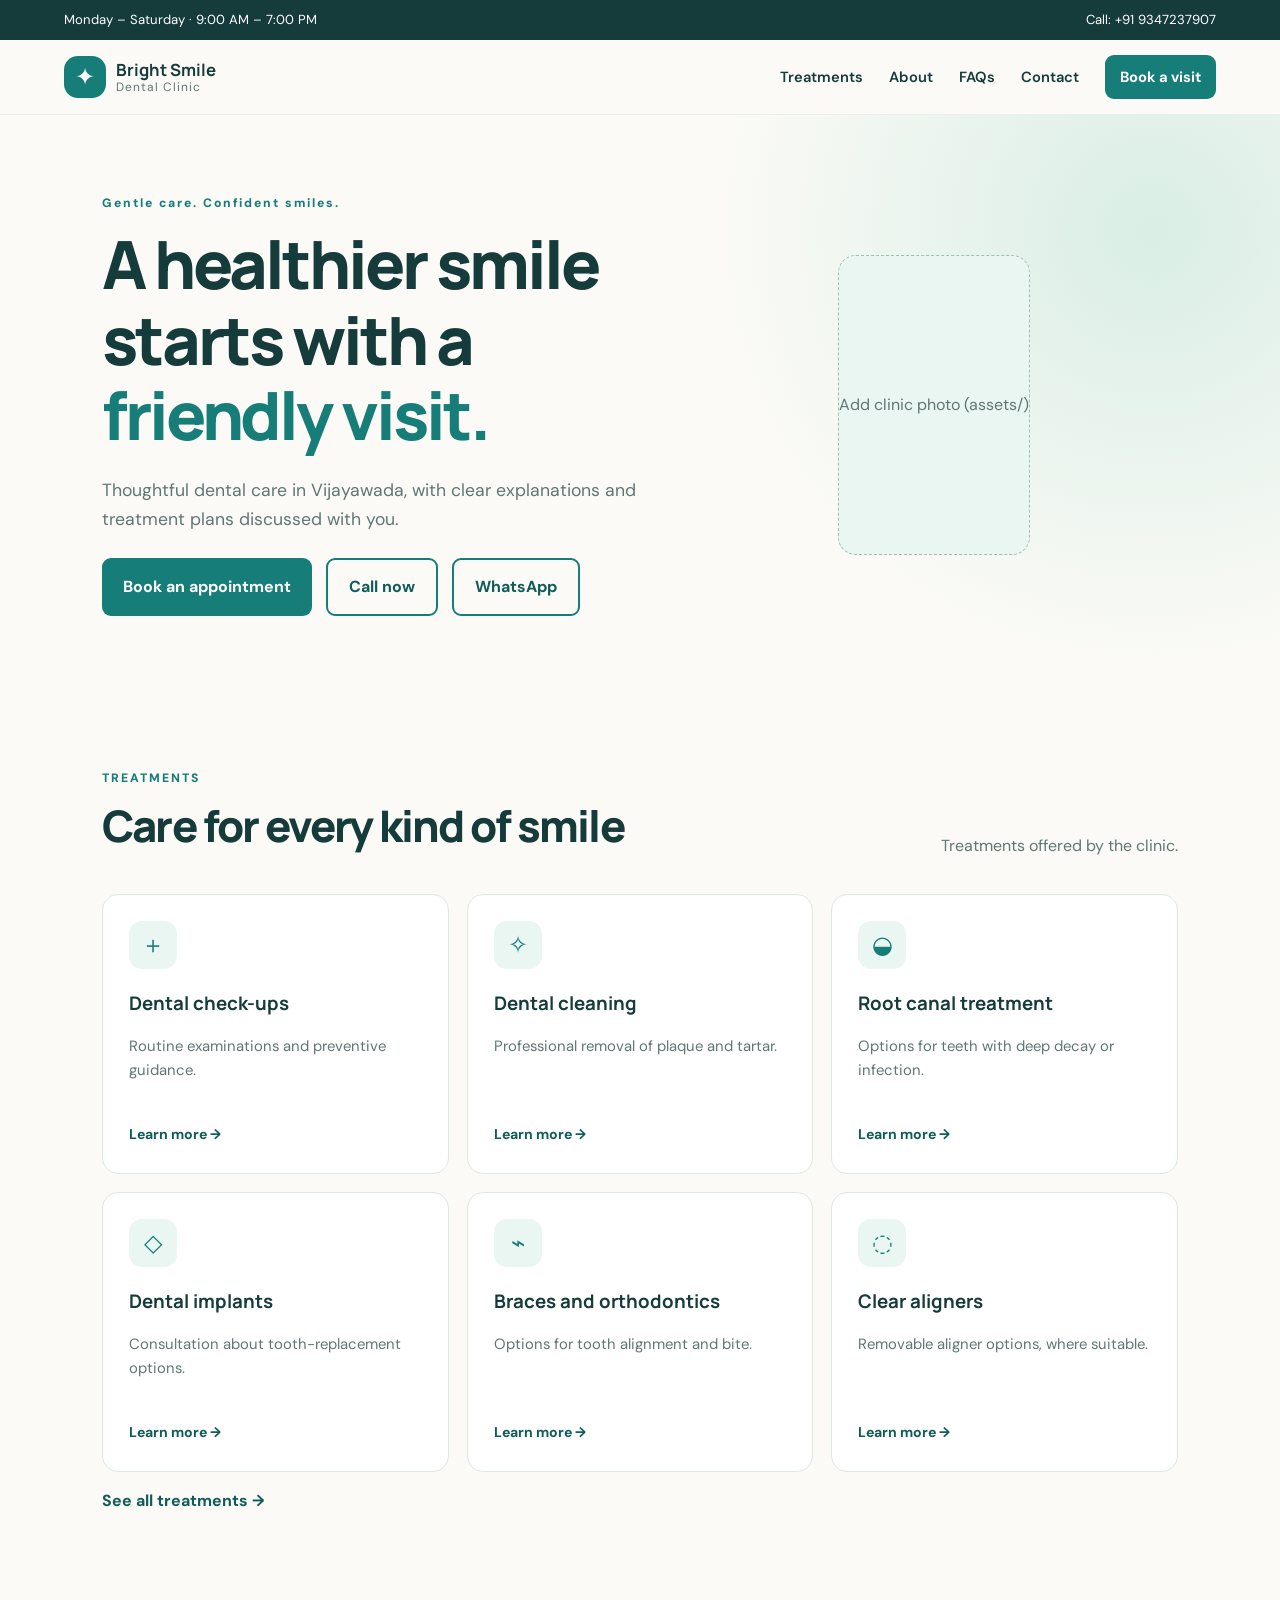
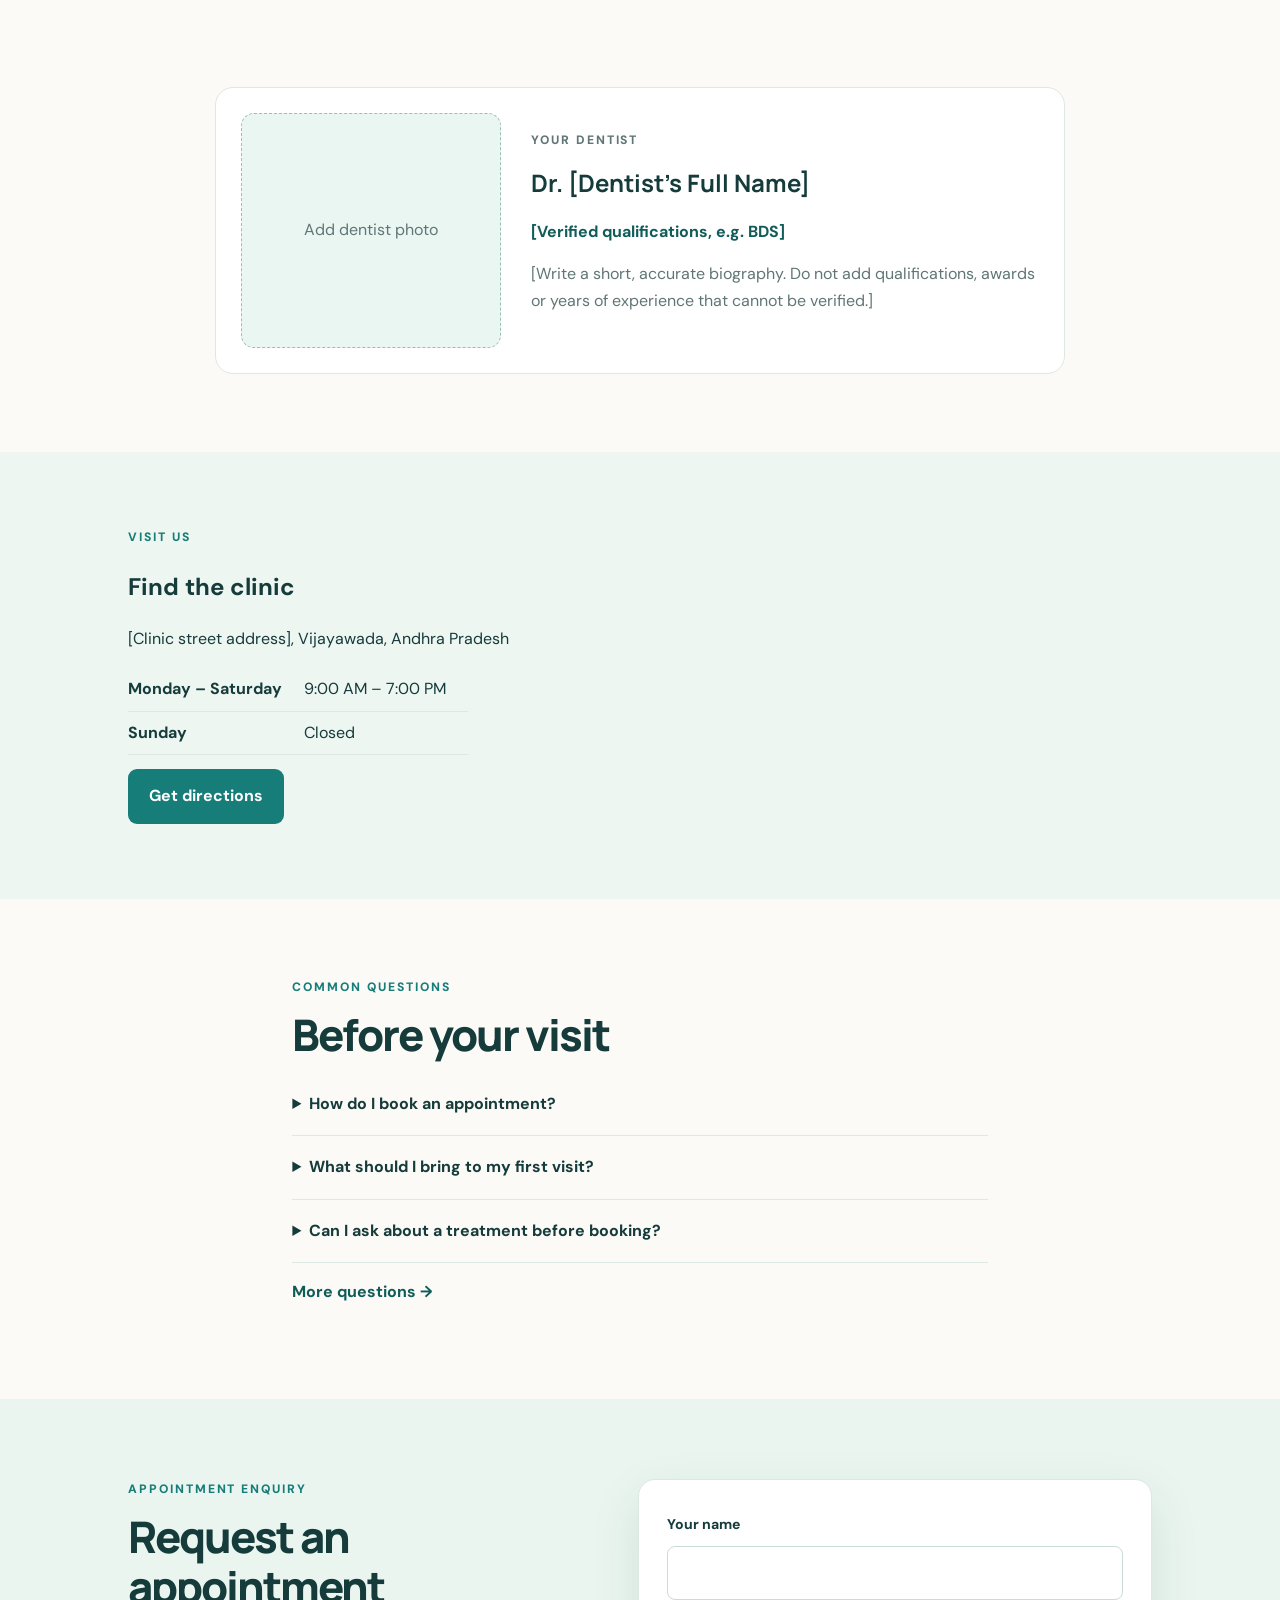
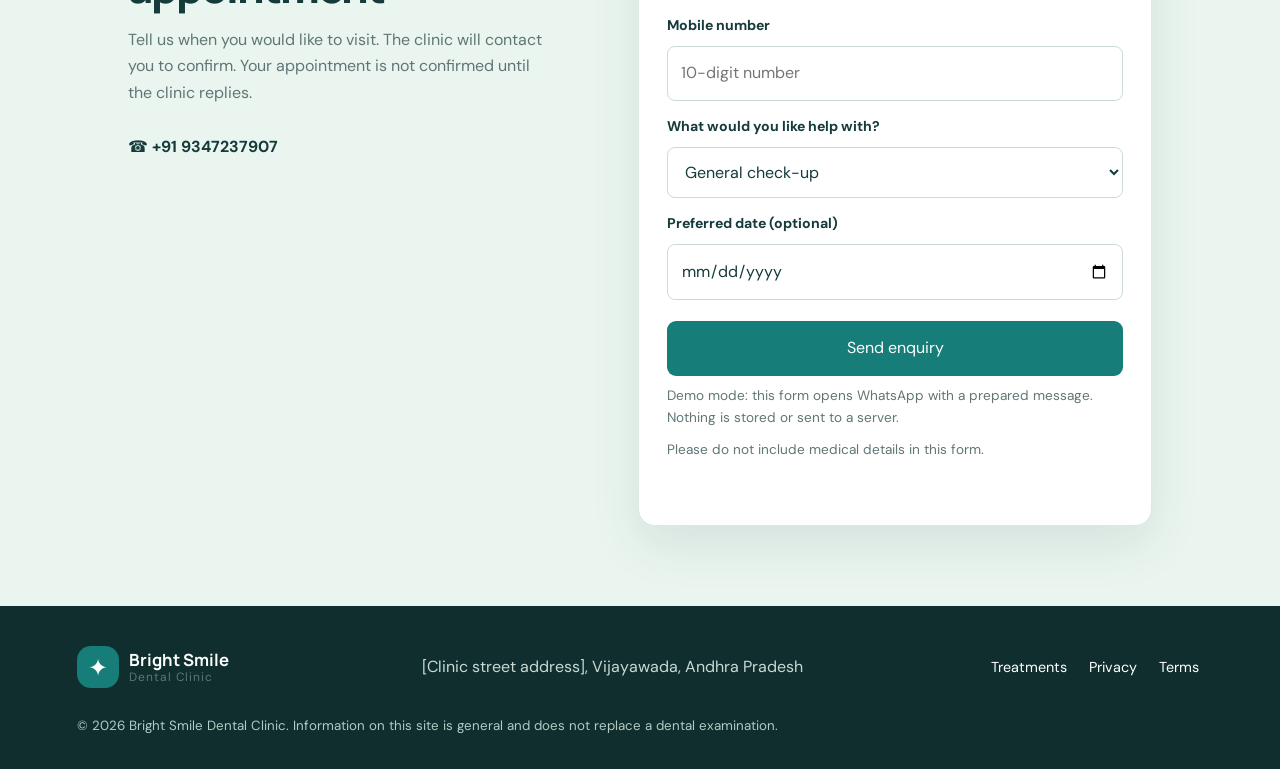
<file: index.html>
<!DOCTYPE html>
<html lang="en">
<head>
<meta charset="UTF-8">
<meta name="viewport" content="width=device-width, initial-scale=1">
<title>Bright Smile Dental Clinic | Bright Smile Dental Clinic</title>
<meta name="description" content="Patient-focused dental care in Vijayawada. Request an appointment by phone, WhatsApp or online enquiry.">
<link rel="stylesheet" href="style.css">
</head>
<body data-page="index.html" data-base="">
<div id="site-header"></div>
<main id="main">
<section class="hero"><div class="hero-copy"><p class="eyebrow" data-c="tagline"></p><h1>A healthier smile starts with a <span>friendly visit.</span></h1><p class="lead">Thoughtful dental care in <span data-c="city"></span>, with clear explanations and treatment plans discussed with you.</p><div class="btn-row"><a class="button" href="contact.html#appointment">Book an appointment</a><a class="button button-outline" data-link="tel" href="#">Call now</a><a class="button button-outline" data-link="wa" href="#">WhatsApp</a></div></div><div class="hero-art"><div class="photo-box" data-photo="hero" data-alt="Inside the clinic" data-eager="1"><span>Add clinic photo (assets/)</span></div></div></section>
<section class="section services"><div class="section-heading"><div><p class="eyebrow">TREATMENTS</p><h2>Care for every kind of smile</h2></div><p>Treatments offered by the clinic.</p></div><div class="service-grid" data-render="treatments" data-limit="6"></div><p><a class="text-link" href="services.html">See all treatments →</a></p></section>
<section class="section team" id="team"><div class="doctor-card" data-render="dentist"></div></section>
<section class="about-section"><div><p class="eyebrow">VISIT US</p><h2>Find the clinic</h2><p><span data-c="address"></span>, <span data-c="city"></span>, <span data-c="state"></span></p><table class="hours"><tbody data-render="hours"></tbody></table><a class="button" data-link="map" href="#">Get directions</a></div><div class="map-wrap" data-render="map"></div></section>
<section class="section faq"><p class="eyebrow">COMMON QUESTIONS</p><h2>Before your visit</h2><div data-render="faq" data-limit="3"></div><p><a class="text-link" href="faq.html">More questions →</a></p></section>
<section class="appointment-section" id="appointment"><div class="appointment-copy"><p class="eyebrow">APPOINTMENT ENQUIRY</p><h2>Request an appointment</h2><p>Tell us when you would like to visit. The clinic will contact you to confirm. Your appointment is not confirmed until the clinic replies.</p><div class="contact-lines"><p>☎ <a data-link="tel" href="#" data-c="phoneDisplay"></a></p><p><a data-link="mail" href="#">Email the clinic</a></p></div></div>
<form class="appointment-form" id="appointmentForm" novalidate><label for="name">Your name</label><input id="name" name="name" autocomplete="name" required><label for="phone">Mobile number</label><input id="phone" name="phone" type="tel" inputmode="tel" autocomplete="tel" required placeholder="10-digit number"><label for="treatment">What would you like help with?</label><select id="treatment" name="treatment"></select><label for="date">Preferred date (optional)</label><input id="date" name="date" type="date">
<button class="button form-button" type="submit">Send enquiry</button><small class="form-note" id="formMode"></small><small class="form-note">Please do not include medical details in this form.</small><p id="formMessage" class="form-message" role="status" aria-live="polite"></p></form></section>
</main>
<div id="site-footer"></div>
<script src="clinic-config.js"></script>
<script src="script.js"></script>
</body>
</html>
</file>
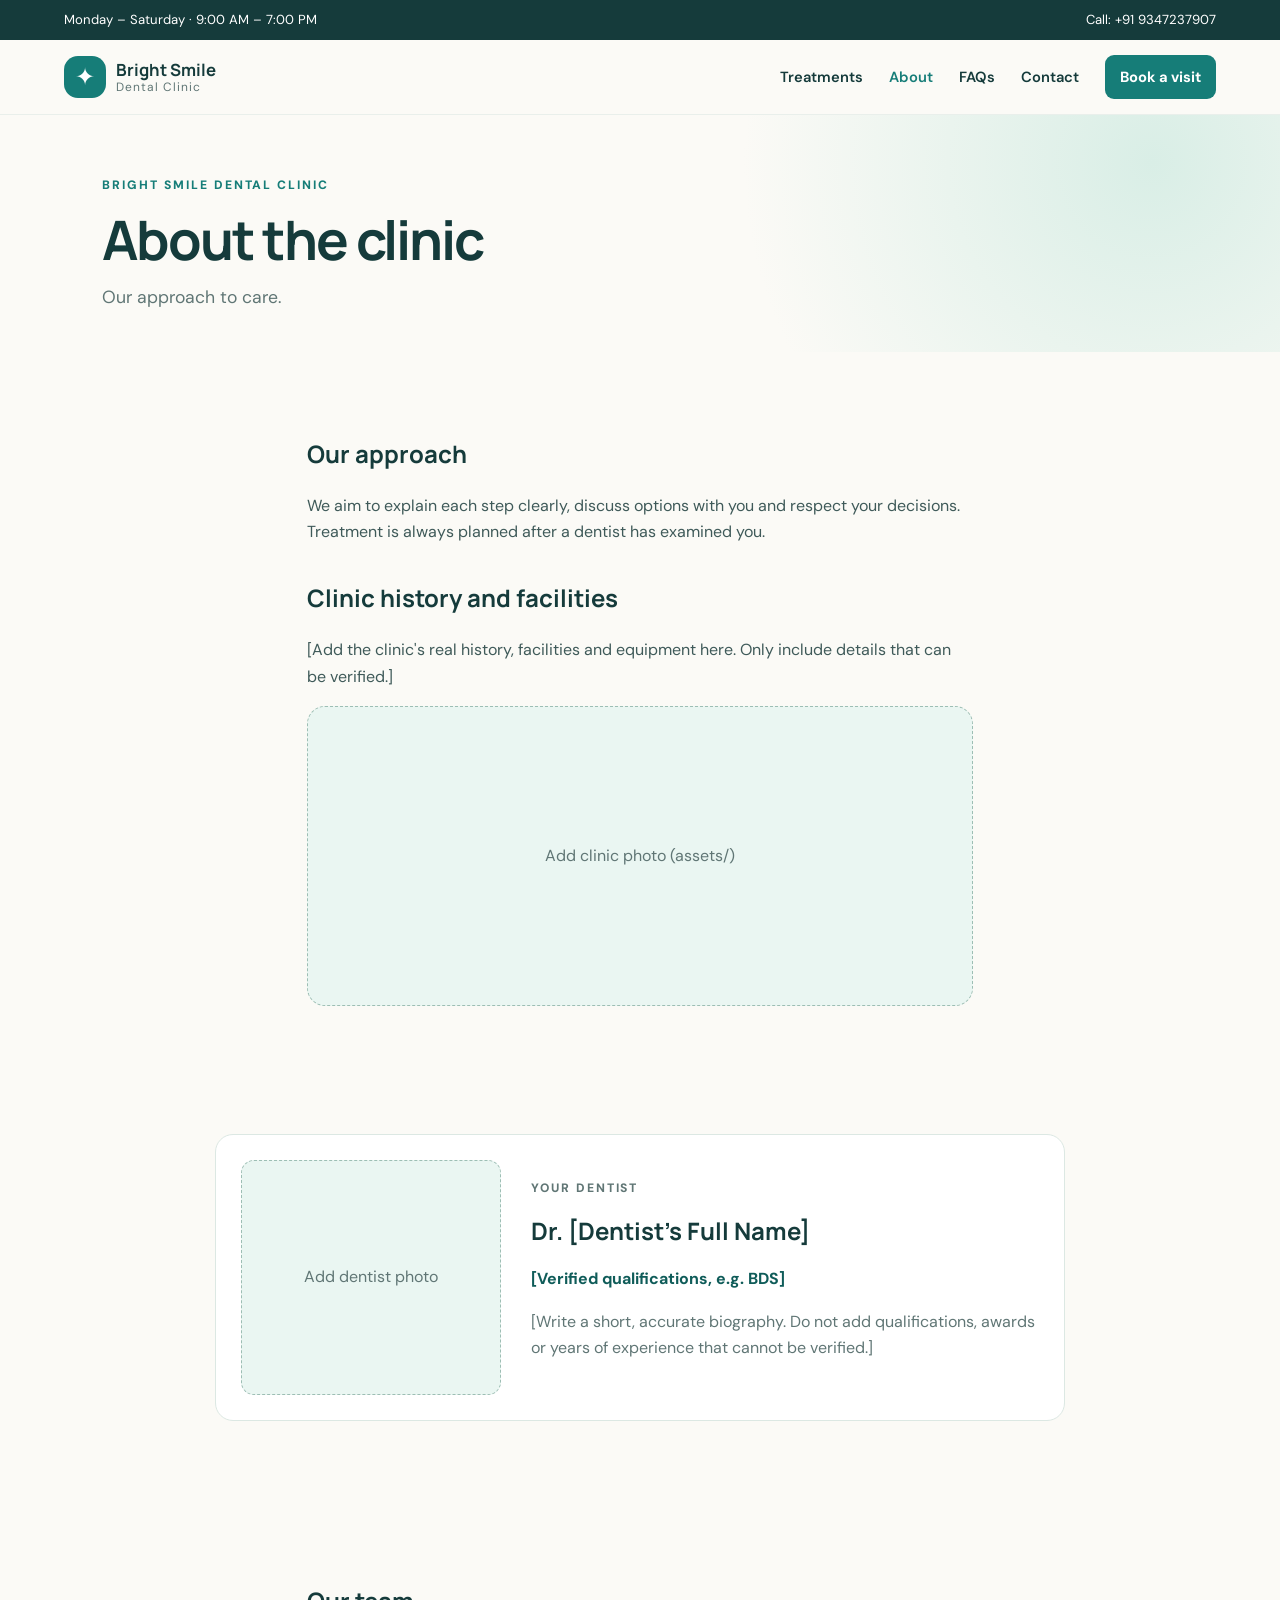
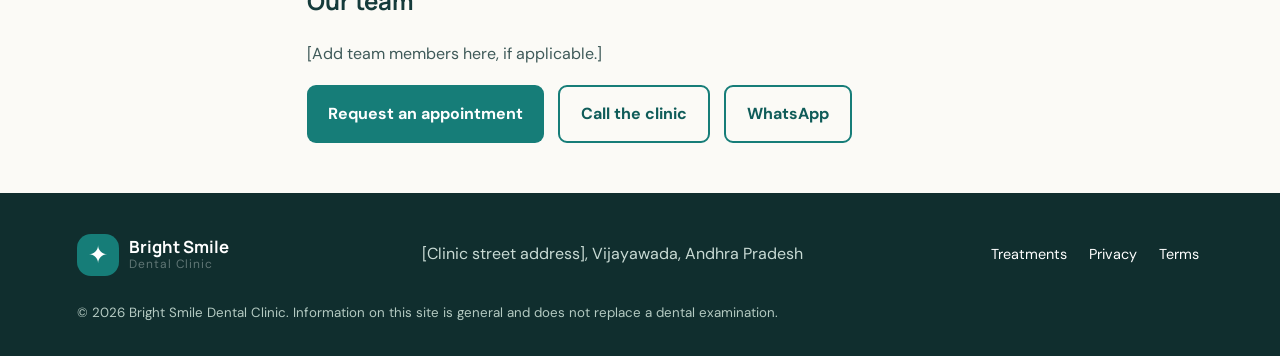
<file: about.html>
<!DOCTYPE html>
<html lang="en">
<head>
<meta charset="UTF-8">
<meta name="viewport" content="width=device-width, initial-scale=1">
<title>About | Bright Smile Dental Clinic</title>
<meta name="description" content="About the clinic, our approach to patient care and our dentist.">
<link rel="stylesheet" href="style.css">
</head>
<body data-page="about.html" data-base="">
<div id="site-header"></div>
<main id="main">
<section class="page-hero"><p class="eyebrow">BRIGHT SMILE DENTAL CLINIC</p><h1>About the clinic</h1><p class="lead">Our approach to care.</p></section><section class="prose"><h2>Our approach</h2><p>We aim to explain each step clearly, discuss options with you and respect your decisions. Treatment is always planned after a dentist has examined you.</p><h2>Clinic history and facilities</h2><p>[Add the clinic's real history, facilities and equipment here. Only include details that can be verified.]</p><div class="photo-box" data-photo="clinic" data-alt="Treatment room at the clinic"><span>Add clinic photo (assets/)</span></div></section><section class="section team"><div class="doctor-card" data-render="dentist"></div></section><section class="prose"><h2>Our team</h2><p>[Add team members here, if applicable.]</p><div class="btn-row"><a class="button" href="contact.html#appointment">Request an appointment</a><a class="button button-outline" data-link="tel" href="#">Call the clinic</a><a class="button button-outline" data-link="wa" href="#">WhatsApp</a></div></section>
</main>
<div id="site-footer"></div>
<script src="clinic-config.js"></script>
<script src="script.js"></script>
</body>
</html>
</file>
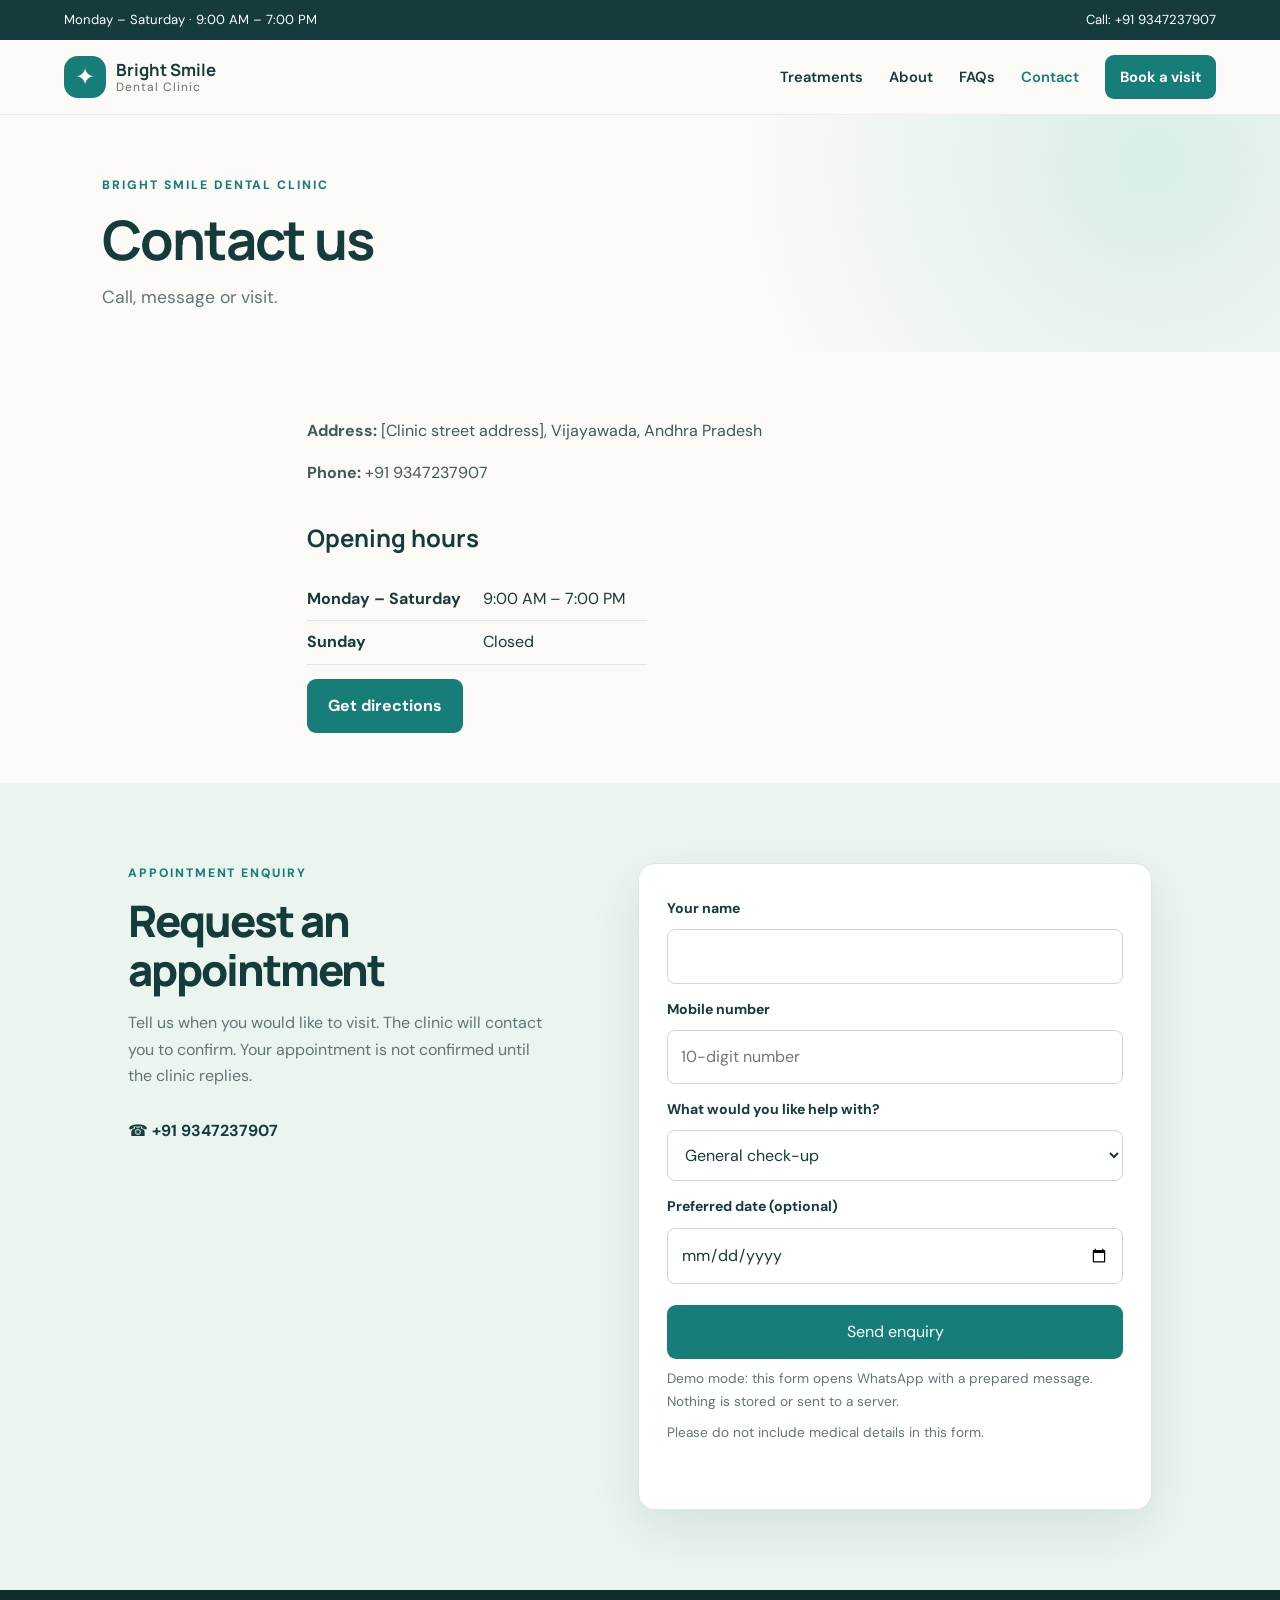
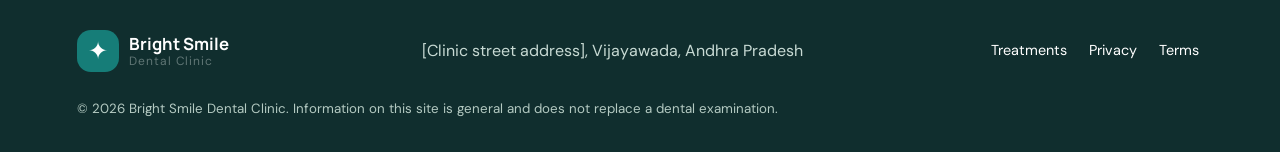
<file: contact.html>
<!DOCTYPE html>
<html lang="en">
<head>
<meta charset="UTF-8">
<meta name="viewport" content="width=device-width, initial-scale=1">
<title>Contact | Bright Smile Dental Clinic</title>
<meta name="description" content="Address, phone, WhatsApp, opening hours and appointment enquiry for Bright Smile Dental Clinic.">
<link rel="stylesheet" href="style.css">
</head>
<body data-page="contact.html" data-base="">
<div id="site-header"></div>
<main id="main">
<section class="page-hero"><p class="eyebrow">BRIGHT SMILE DENTAL CLINIC</p><h1>Contact us</h1><p class="lead">Call, message or visit.</p></section><section class="prose"><p><strong>Address:</strong> <span data-c="address"></span>, <span data-c="city"></span>, <span data-c="state"></span></p><p><strong>Phone:</strong> <a data-link="tel" href="#" data-c="phoneDisplay"></a></p><p><a data-link="mail" href="#">Email us</a></p><h2>Opening hours</h2><table class="hours"><tbody data-render="hours"></tbody></table><a class="button" data-link="map" href="#">Get directions</a><div class="map-wrap" data-render="map"></div></section><section class="appointment-section" id="appointment"><div class="appointment-copy"><p class="eyebrow">APPOINTMENT ENQUIRY</p><h2>Request an appointment</h2><p>Tell us when you would like to visit. The clinic will contact you to confirm. Your appointment is not confirmed until the clinic replies.</p><div class="contact-lines"><p>☎ <a data-link="tel" href="#" data-c="phoneDisplay"></a></p><p><a data-link="mail" href="#">Email the clinic</a></p></div></div>
<form class="appointment-form" id="appointmentForm" novalidate><label for="name">Your name</label><input id="name" name="name" autocomplete="name" required><label for="phone">Mobile number</label><input id="phone" name="phone" type="tel" inputmode="tel" autocomplete="tel" required placeholder="10-digit number"><label for="treatment">What would you like help with?</label><select id="treatment" name="treatment"></select><label for="date">Preferred date (optional)</label><input id="date" name="date" type="date">
<button class="button form-button" type="submit">Send enquiry</button><small class="form-note" id="formMode"></small><small class="form-note">Please do not include medical details in this form.</small><p id="formMessage" class="form-message" role="status" aria-live="polite"></p></form></section>
</main>
<div id="site-footer"></div>
<script src="clinic-config.js"></script>
<script src="script.js"></script>
</body>
</html>
</file>
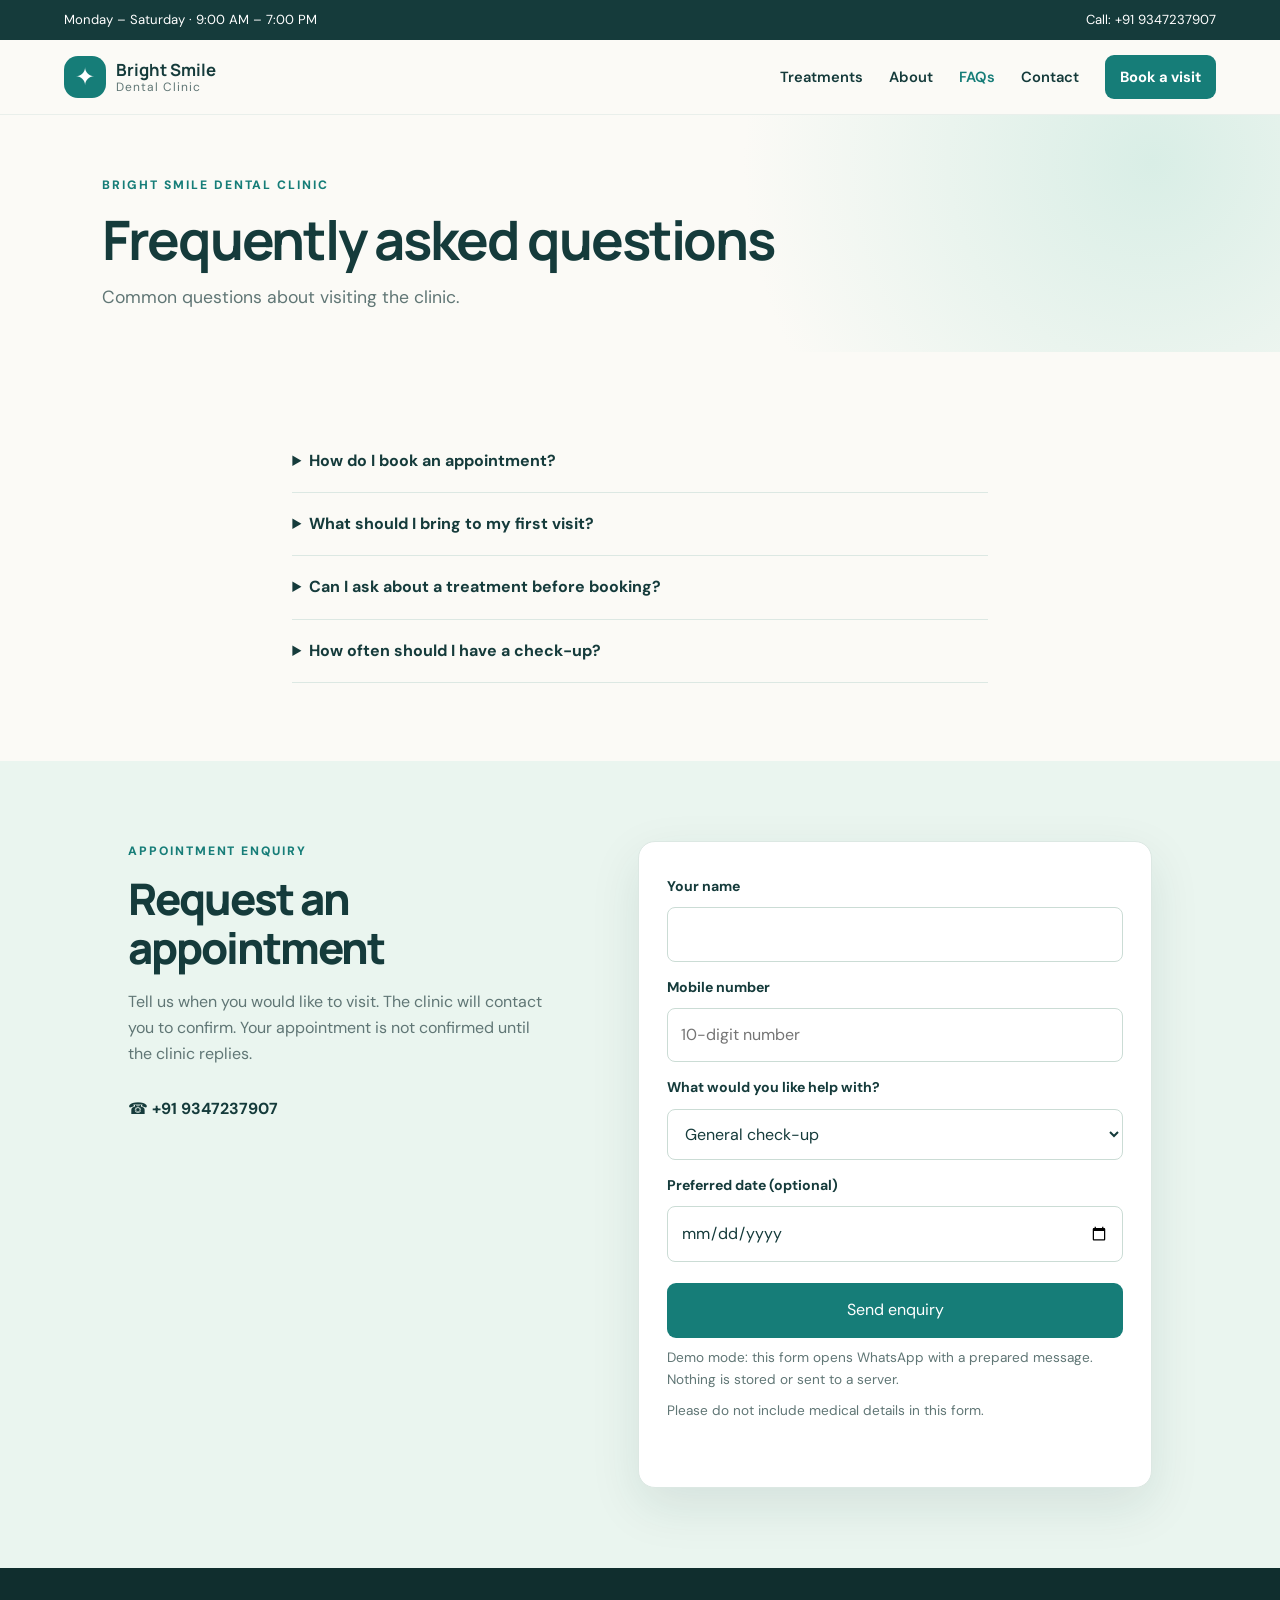
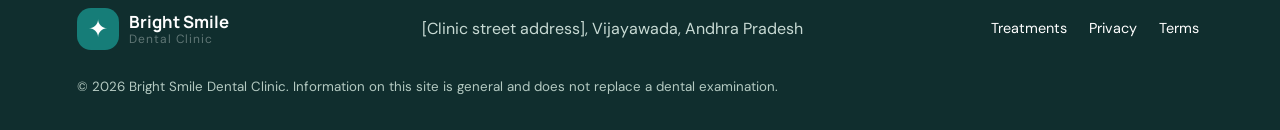
<file: faq.html>
<!DOCTYPE html>
<html lang="en">
<head>
<meta charset="UTF-8">
<meta name="viewport" content="width=device-width, initial-scale=1">
<title>Frequently asked questions | Bright Smile Dental Clinic</title>
<meta name="description" content="Answers about booking, first visits and dental care.">
<link rel="stylesheet" href="style.css">
</head>
<body data-page="faq.html" data-base="">
<div id="site-header"></div>
<main id="main">
<section class="page-hero"><p class="eyebrow">BRIGHT SMILE DENTAL CLINIC</p><h1>Frequently asked questions</h1><p class="lead">Common questions about visiting the clinic.</p></section><section class="section faq"><div data-render="faq"></div></section><section class="appointment-section" id="appointment"><div class="appointment-copy"><p class="eyebrow">APPOINTMENT ENQUIRY</p><h2>Request an appointment</h2><p>Tell us when you would like to visit. The clinic will contact you to confirm. Your appointment is not confirmed until the clinic replies.</p><div class="contact-lines"><p>☎ <a data-link="tel" href="#" data-c="phoneDisplay"></a></p><p><a data-link="mail" href="#">Email the clinic</a></p></div></div>
<form class="appointment-form" id="appointmentForm" novalidate><label for="name">Your name</label><input id="name" name="name" autocomplete="name" required><label for="phone">Mobile number</label><input id="phone" name="phone" type="tel" inputmode="tel" autocomplete="tel" required placeholder="10-digit number"><label for="treatment">What would you like help with?</label><select id="treatment" name="treatment"></select><label for="date">Preferred date (optional)</label><input id="date" name="date" type="date">
<button class="button form-button" type="submit">Send enquiry</button><small class="form-note" id="formMode"></small><small class="form-note">Please do not include medical details in this form.</small><p id="formMessage" class="form-message" role="status" aria-live="polite"></p></form></section>
</main>
<div id="site-footer"></div>
<script src="clinic-config.js"></script>
<script src="script.js"></script>
</body>
</html>
</file>
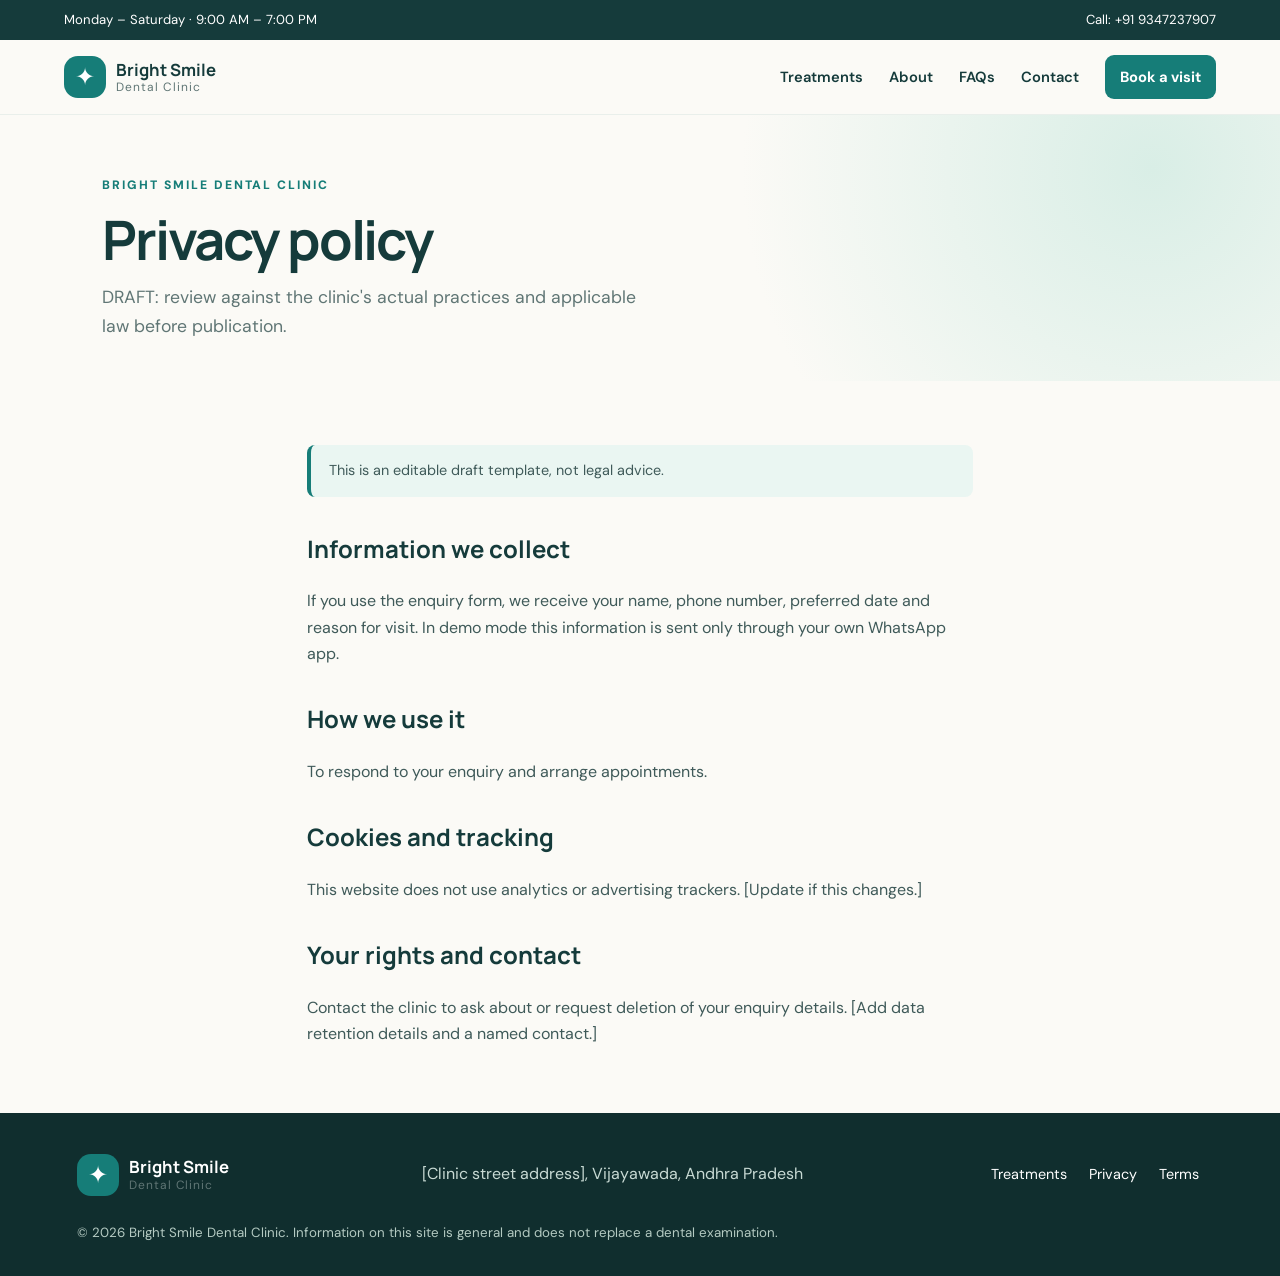
<file: privacy.html>
<!DOCTYPE html>
<html lang="en">
<head>
<meta charset="UTF-8">
<meta name="viewport" content="width=device-width, initial-scale=1">
<title>Privacy policy | Bright Smile Dental Clinic</title>
<meta name="description" content="Privacy policy draft.">
<link rel="stylesheet" href="style.css">
</head>
<body data-page="privacy.html" data-base="">
<div id="site-header"></div>
<main id="main">
<section class="page-hero"><p class="eyebrow">BRIGHT SMILE DENTAL CLINIC</p><h1>Privacy policy</h1><p class="lead">DRAFT: review against the clinic's actual practices and applicable law before publication.</p></section><section class="prose"><p class="note">This is an editable draft template, not legal advice.</p><h2>Information we collect</h2><p>If you use the enquiry form, we receive your name, phone number, preferred date and reason for visit. In demo mode this information is sent only through your own WhatsApp app.</p><h2>How we use it</h2><p>To respond to your enquiry and arrange appointments.</p><h2>Cookies and tracking</h2><p>This website does not use analytics or advertising trackers. [Update if this changes.]</p><h2>Your rights and contact</h2><p>Contact the clinic to ask about or request deletion of your enquiry details. [Add data retention details and a named contact.]</p></section>
</main>
<div id="site-footer"></div>
<script src="clinic-config.js"></script>
<script src="script.js"></script>
</body>
</html>
</file>
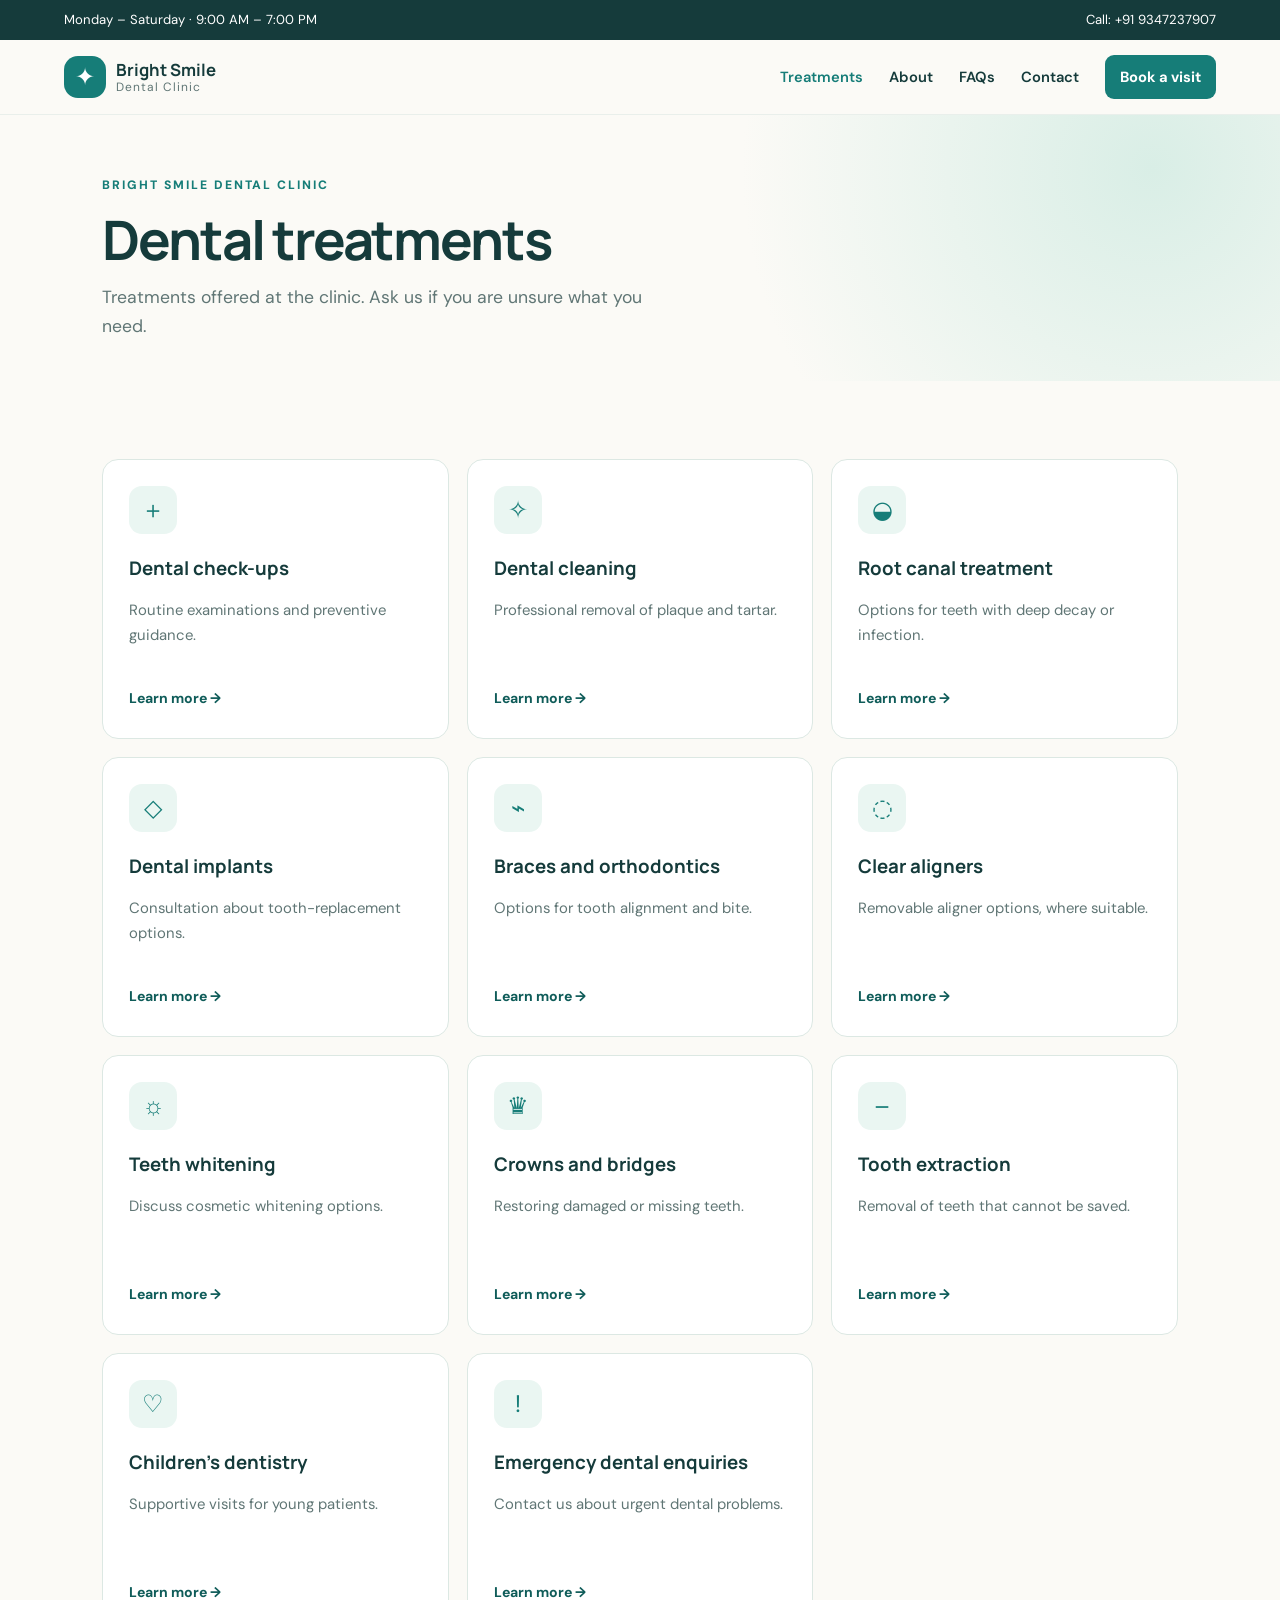
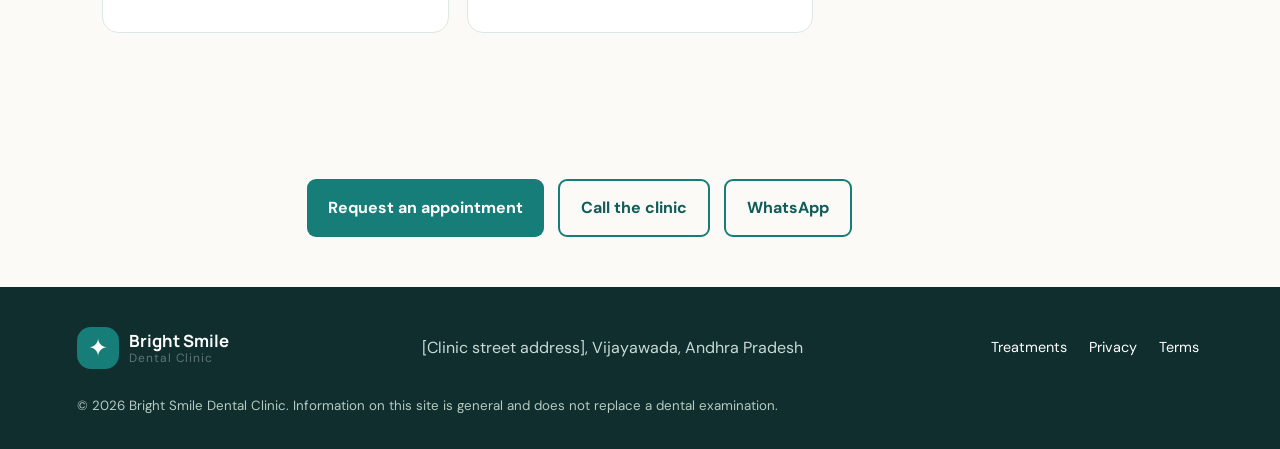
<file: services.html>
<!DOCTYPE html>
<html lang="en">
<head>
<meta charset="UTF-8">
<meta name="viewport" content="width=device-width, initial-scale=1">
<title>Dental treatments | Bright Smile Dental Clinic</title>
<meta name="description" content="Dental treatments offered at Bright Smile Dental Clinic in Vijayawada.">
<link rel="stylesheet" href="style.css">
</head>
<body data-page="services.html" data-base="">
<div id="site-header"></div>
<main id="main">
<section class="page-hero"><p class="eyebrow">BRIGHT SMILE DENTAL CLINIC</p><h1>Dental treatments</h1><p class="lead">Treatments offered at the clinic. Ask us if you are unsure what you need.</p></section><section class="section services"><div class="service-grid" data-render="treatments"></div></section><section class="prose"><div class="btn-row"><a class="button" href="contact.html#appointment">Request an appointment</a><a class="button button-outline" data-link="tel" href="#">Call the clinic</a><a class="button button-outline" data-link="wa" href="#">WhatsApp</a></div></section>
</main>
<div id="site-footer"></div>
<script src="clinic-config.js"></script>
<script src="script.js"></script>
</body>
</html>
</file>
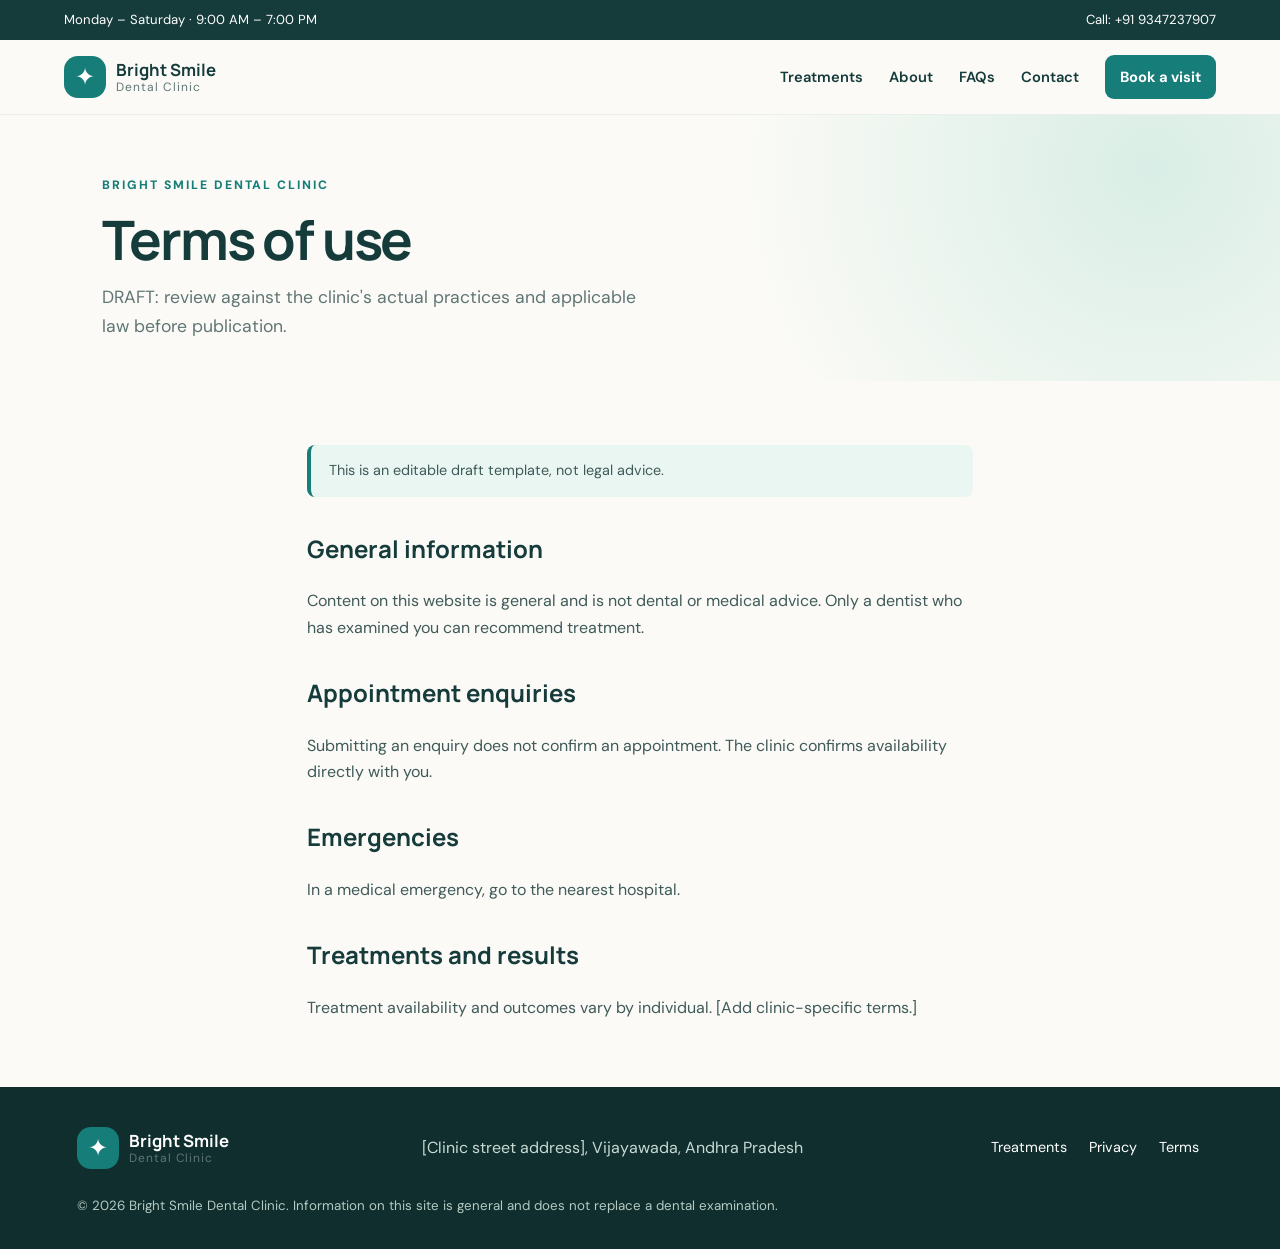
<file: terms.html>
<!DOCTYPE html>
<html lang="en">
<head>
<meta charset="UTF-8">
<meta name="viewport" content="width=device-width, initial-scale=1">
<title>Terms of use | Bright Smile Dental Clinic</title>
<meta name="description" content="Website terms of use and appointment enquiry disclaimer draft.">
<link rel="stylesheet" href="style.css">
</head>
<body data-page="terms.html" data-base="">
<div id="site-header"></div>
<main id="main">
<section class="page-hero"><p class="eyebrow">BRIGHT SMILE DENTAL CLINIC</p><h1>Terms of use</h1><p class="lead">DRAFT: review against the clinic's actual practices and applicable law before publication.</p></section><section class="prose"><p class="note">This is an editable draft template, not legal advice.</p><h2>General information</h2><p>Content on this website is general and is not dental or medical advice. Only a dentist who has examined you can recommend treatment.</p><h2>Appointment enquiries</h2><p>Submitting an enquiry does not confirm an appointment. The clinic confirms availability directly with you.</p><h2>Emergencies</h2><p>In a medical emergency, go to the nearest hospital.</p><h2>Treatments and results</h2><p>Treatment availability and outcomes vary by individual. [Add clinic-specific terms.]</p></section>
</main>
<div id="site-footer"></div>
<script src="clinic-config.js"></script>
<script src="script.js"></script>
</body>
</html>
</file>
<file: style.css>
@import url('https://fonts.googleapis.com/css2?family=DM+Sans:wght@400;500;600;700&family=Manrope:wght@400;500;600;700;800&display=swap');
:root{--ink:#153b3b;--muted:#607675;--teal:#167d78;--teal-dark:#0f5c59;--mint:#eaf6f2;--cream:#fbfaf6;--line:#dce8e3;--white:#fff;--shadow:0 18px 50px rgba(21,59,59,.10)}
*{box-sizing:border-box}html{scroll-behavior:smooth;scroll-padding-top:88px}body{margin:0;color:var(--ink);background:var(--cream);font-family:'DM Sans',sans-serif;line-height:1.65}a{color:inherit;text-decoration:none}.topbar{display:flex;justify-content:space-between;gap:15px;padding:9px max(5vw,20px);background:var(--ink);color:white;font-size:.82rem}.site-header{position:sticky;top:0;z-index:10;display:flex;align-items:center;justify-content:space-between;padding:15px 5vw;background:rgba(251,250,246,.96);backdrop-filter:blur(12px);border-bottom:1px solid #e9efeb}.brand{display:flex;align-items:center;gap:10px}.brand-mark{display:grid;place-items:center;width:42px;height:42px;border-radius:14px;background:var(--teal);color:white;font-size:1.5rem}.brand strong,.brand small{display:block;line-height:1.2}.brand strong{font-family:Manrope,sans-serif;font-size:1.05rem}.brand small{color:var(--muted);font-size:.75rem;letter-spacing:.08em}.nav{display:flex;align-items:center;gap:26px;font-size:.92rem;font-weight:600}.nav>a:not(.button):hover,.text-link:hover{color:var(--teal)}.button{display:inline-flex;justify-content:center;align-items:center;gap:12px;padding:14px 21px;border:0;border-radius:9px;background:var(--teal);color:white;font-weight:700;cursor:pointer;transition:.2s}.button:hover{background:var(--teal-dark);transform:translateY(-1px)}.button-small{padding:10px 15px}.menu-toggle{display:none;border:0;background:transparent;color:var(--ink);font-size:1.6rem}.hero{display:grid;grid-template-columns:1.05fr .95fr;gap:4vw;align-items:center;padding:75px 8vw 70px;overflow:hidden;background:radial-gradient(circle at 90% 20%,#d9eee6 0,transparent 35%),var(--cream)}.eyebrow{margin:0 0 13px;color:var(--teal);font-size:.76rem;font-weight:800;letter-spacing:.16em}.hero h1,.section h2,.about-copy h2,.appointment-copy h2,.quote-section h2{font-family:Manrope,sans-serif;font-weight:800;letter-spacing:-.045em;line-height:1.13}.hero h1{max-width:670px;margin:0;font-size:clamp(2.6rem,5.2vw,4.7rem)}.hero h1 span{color:var(--teal)}.lead{max-width:560px;color:var(--muted);font-size:1.1rem;margin:24px 0}.hero-actions{display:flex;align-items:center;flex-wrap:wrap;gap:22px}.text-link{color:var(--teal-dark);font-weight:700}.trust-row{display:flex;gap:30px;margin-top:42px;padding-top:24px;border-top:1px solid var(--line)}.trust-row strong,.trust-row small{display:block}.trust-row strong{font-size:.9rem}.trust-row small{color:var(--muted);font-size:.78rem}.hero-art{position:relative;min-height:430px;display:grid;place-items:center}.art-circle{position:absolute;width:min(34vw,420px);aspect-ratio:1;border-radius:50%;background:#d7eee5}.photo-placeholder{position:relative;display:flex;flex-direction:column;align-items:center;justify-content:center;width:75%;height:350px;border:1px dashed #9dbeb4;border-radius:46% 46% 24px 24px;background:linear-gradient(145deg,#f7fffb,#d8eee6);text-align:center;padding:20px;color:var(--muted)}.tooth{font-size:5rem;color:var(--teal)}.photo-placeholder p{font-weight:700;color:var(--ink);margin:0}.photo-placeholder small{font-size:.76rem}.floating-note{position:absolute;right:0;bottom:40px;display:flex;gap:12px;align-items:center;padding:15px 19px;background:white;border-radius:13px;box-shadow:var(--shadow)}.note-icon{display:grid;place-items:center;width:40px;height:40px;background:#e4f5ef;color:var(--teal);border-radius:50%;font-size:1.4rem}.floating-note strong,.floating-note small{display:block}.floating-note small{color:var(--muted);font-size:.8rem}.section{padding:78px 8vw}.intro-strip{text-align:center;padding-bottom:40px}.section h2,.about-copy h2,.appointment-copy h2{margin:0 0 14px;font-size:clamp(2rem,3.4vw,3rem)}.section-intro{max-width:620px;margin:0 auto;color:var(--muted)}.section-heading{display:flex;align-items:end;justify-content:space-between;gap:30px;margin-bottom:30px}.section-heading>p{max-width:360px;color:var(--muted);margin:0 0 5px}.service-grid{display:grid;grid-template-columns:repeat(3,1fr);gap:18px}.service-card{padding:26px;border:1px solid var(--line);border-radius:16px;background:white;transition:.2s}.service-card:hover{transform:translateY(-4px);box-shadow:var(--shadow)}.service-icon{display:grid;place-items:center;width:48px;height:48px;background:var(--mint);border-radius:13px;color:var(--teal);font-size:1.5rem}.service-card h3{margin:19px 0 7px;font-family:Manrope,sans-serif}.service-card p{color:var(--muted);font-size:.93rem;min-height:72px}.service-card a{color:var(--teal-dark);font-size:.88rem;font-weight:700}.about-section{display:grid;grid-template-columns:1fr 1fr;gap:7vw;align-items:center;padding:75px 10vw;background:#edf6f1}.about-image{min-height:360px;display:grid;place-items:center;background:linear-gradient(135deg,#c9e5db,#f6fcf8);border-radius:22px;padding:28px}.image-placeholder{display:grid;place-items:center;text-align:center;width:100%;height:300px;border:1px dashed #88b3a6;border-radius:15px;color:var(--muted)}.image-placeholder span{font-size:3rem;color:var(--teal)}.about-copy>p:not(.eyebrow){color:var(--muted)}.check-list{list-style:none;padding:0;margin:22px 0 28px}.check-list li{margin:10px 0}.check-list li:before{content:'✓';display:inline-grid;place-items:center;width:23px;height:23px;margin-right:10px;border-radius:50%;background:#d4eee3;color:var(--teal);font-weight:800}.doctor-card{display:grid;grid-template-columns:260px 1fr;gap:30px;align-items:center;max-width:850px;margin:0 auto;padding:25px;border:1px solid var(--line);border-radius:18px;background:white}.doctor-photo{min-height:235px;display:grid;place-items:center;text-align:center;padding:20px;background:var(--mint);border-radius:13px;color:var(--muted);border:1px dashed #9dbeb4}.doctor-card h3{font-family:Manrope,sans-serif;font-size:1.5rem;margin:0}.doctor-card p{color:var(--muted)}.doctor-card .credentials{color:var(--teal-dark);font-weight:700}.quote-section{text-align:center;padding:70px 20px;background:var(--ink);color:white}.quote-mark{font-family:Georgia,serif;color:#91d1bd;font-size:4rem;line-height:1}.quote-section h2{max-width:680px;margin:0 auto 15px;font-size:clamp(2rem,4vw,3.2rem)}.quote-section p{max-width:570px;margin:0 auto 25px;color:#d1e2dc}.button-light{background:white;color:var(--ink)}.button-light:hover{background:#e9f6f0}.faq{max-width:900px;margin:auto}.faq details{padding:18px 0;border-bottom:1px solid var(--line)}.faq summary{cursor:pointer;font-weight:700}.faq details p{color:var(--muted);margin-bottom:0}.appointment-section{display:grid;grid-template-columns:.9fr 1.1fr;gap:7vw;padding:80px 10vw;background:#eaf5ef}.appointment-copy>p:not(.eyebrow){color:var(--muted)}.contact-lines{margin-top:28px}.contact-lines p{color:var(--ink)}.contact-lines a{font-weight:700}.appointment-form{display:grid;gap:9px;padding:28px;background:white;border:1px solid var(--line);border-radius:17px;box-shadow:var(--shadow)}.appointment-form label{margin-top:5px;font-size:.88rem;font-weight:700}.appointment-form input,.appointment-form select{width:100%;padding:13px;border:1px solid #cbdcd5;border-radius:8px;background:white;color:var(--ink);font:inherit}.appointment-form input:focus,.appointment-form select:focus{outline:2px solid #9fd7c5;border-color:var(--teal)}.form-button{width:100%;margin-top:12px;font:inherit}.form-note,.form-message{color:var(--muted);font-size:.78rem}.footer{display:flex;align-items:center;justify-content:space-between;flex-wrap:wrap;gap:18px;padding:32px 6vw;background:#102e2e;color:white}.footer p{color:#c8dad4}.footer>div{display:flex;gap:18px;font-size:.9rem}.footer>small{width:100%;color:#b4cac2}.brand-footer small{color:#c8dad4}.floating-whatsapp{position:fixed;right:20px;bottom:20px;z-index:9;display:grid;place-items:center;width:54px;height:54px;border-radius:50%;background:#178b66;color:white;font-size:1.6rem;box-shadow:var(--shadow)}
@media(max-width:900px){.hero{padding:55px 6vw;grid-template-columns:1fr 0.8fr}.hero-art{min-height:350px}.photo-placeholder{height:290px}.service-grid{grid-template-columns:repeat(2,1fr)}.section,.about-section,.appointment-section{padding-left:6vw;padding-right:6vw}.nav{gap:14px}.doctor-card{grid-template-columns:210px 1fr}}
@media(max-width:680px){.topbar{font-size:.75rem}.site-header{padding:12px 5vw}.menu-toggle{display:block}.nav{display:none;position:absolute;top:100%;left:0;right:0;padding:18px 5vw 24px;background:var(--cream);border-bottom:1px solid var(--line);flex-direction:column;align-items:stretch}.nav.open{display:flex}.nav .button{text-align:center}.hero{grid-template-columns:1fr;padding-top:45px}.hero h1{font-size:2.8rem}.hero-art{min-height:300px}.art-circle{width:280px}.photo-placeholder{width:70%;height:260px}.floating-note{right:2%;bottom:10px}.trust-row{gap:15px;flex-wrap:wrap}.trust-row>div{min-width:40%}.section{padding-top:55px;padding-bottom:55px}.section-heading{display:block}.section-heading>p{margin-top:12px}.service-grid{grid-template-columns:1fr}.service-card p{min-height:0}.about-section,.appointment-section{grid-template-columns:1fr;gap:30px;padding-top:55px;padding-bottom:55px}.about-image{min-height:280px}.image-placeholder{height:230px}.doctor-card{grid-template-columns:1fr}.doctor-photo{min-height:200px}.footer{align-items:flex-start;flex-direction:column}.footer>small{width:auto}.footer>div{flex-wrap:wrap}.appointment-form{padding:20px}}
.skip{position:absolute;left:-999px;top:0;background:#fff;color:var(--ink);padding:10px 14px;z-index:99}.skip:focus{left:8px;top:8px}
a:focus-visible,button:focus-visible,input:focus-visible,select:focus-visible,summary:focus-visible{outline:3px solid #f2b705;outline-offset:2px}
.nav a[aria-current=page]{color:var(--teal)}.brand-logo{border-radius:12px;object-fit:cover}
.page-hero{padding:60px 8vw 40px;background:radial-gradient(circle at 90% 20%,#d9eee6 0,transparent 35%),var(--cream)}.page-hero h1{font-family:Manrope,sans-serif;font-size:clamp(2.1rem,4.5vw,3.4rem);letter-spacing:-.04em;line-height:1.15;margin:0 0 12px;max-width:760px}.page-hero p.lead{margin:0}
.prose{max-width:820px;margin:auto;padding:50px 6vw}.prose h2{font-family:Manrope,sans-serif;margin-top:32px}.prose p,.prose li{color:#3f5a59}
.note{padding:14px 18px;border-left:4px solid var(--teal);background:var(--mint);border-radius:8px;font-size:.9rem}
.hours{border-collapse:collapse;margin:14px 0}.hours th,.hours td{text-align:left;padding:8px 22px 8px 0;border-bottom:1px solid var(--line)}
.map-wrap iframe{width:100%;height:320px;border:0;border-radius:14px;margin-top:16px}
.photo-box{min-height:300px;display:grid;place-items:center;text-align:center;background:var(--mint);border:1px dashed #9dbeb4;border-radius:18px;color:var(--muted);overflow:hidden}.photo-box img,.doctor-photo img{width:100%;height:100%;object-fit:cover;display:block}
.form-message.err{color:#b3261e;font-weight:700}.form-note,.form-message{font-size:.85rem}
.mobile-bar{display:none}.btn-row{display:flex;gap:14px;flex-wrap:wrap;margin-top:18px}.button-outline{background:transparent;color:var(--teal-dark);border:2px solid var(--teal)}
.footer a{margin-right:4px}.related{display:flex;flex-wrap:wrap;gap:10px;margin-top:10px}.related a{padding:8px 14px;border:1px solid var(--line);border-radius:99px;background:#fff;font-size:.88rem}
@media(max-width:680px){.mobile-bar{display:grid;grid-template-columns:repeat(3,1fr);position:fixed;left:0;right:0;bottom:0;z-index:20;background:#fff;border-top:1px solid var(--line)}.mobile-bar a{padding:14px 4px;text-align:center;font-weight:700;color:var(--teal-dark)}body{padding-bottom:52px}.site-header{position:relative}}
@media(prefers-reduced-motion:reduce){*{transition:none!important;scroll-behavior:auto!important}}
</file>
